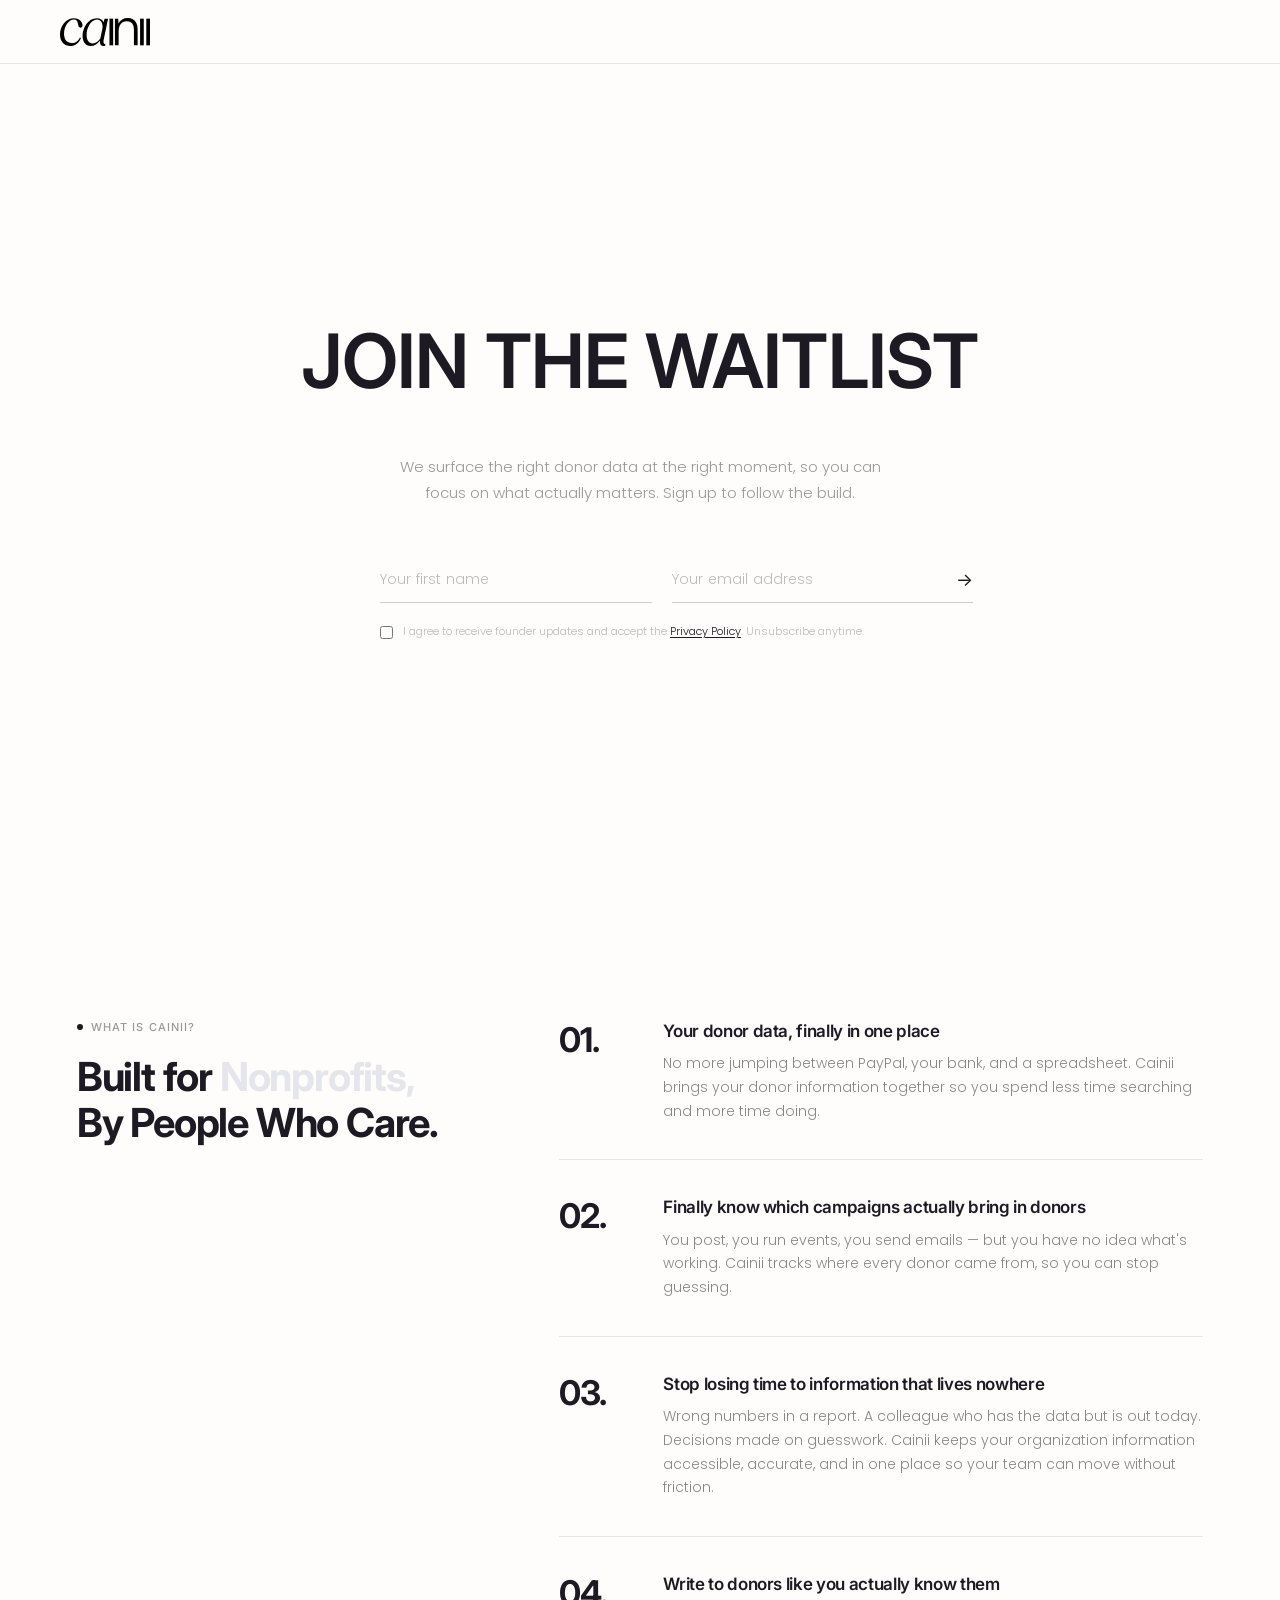
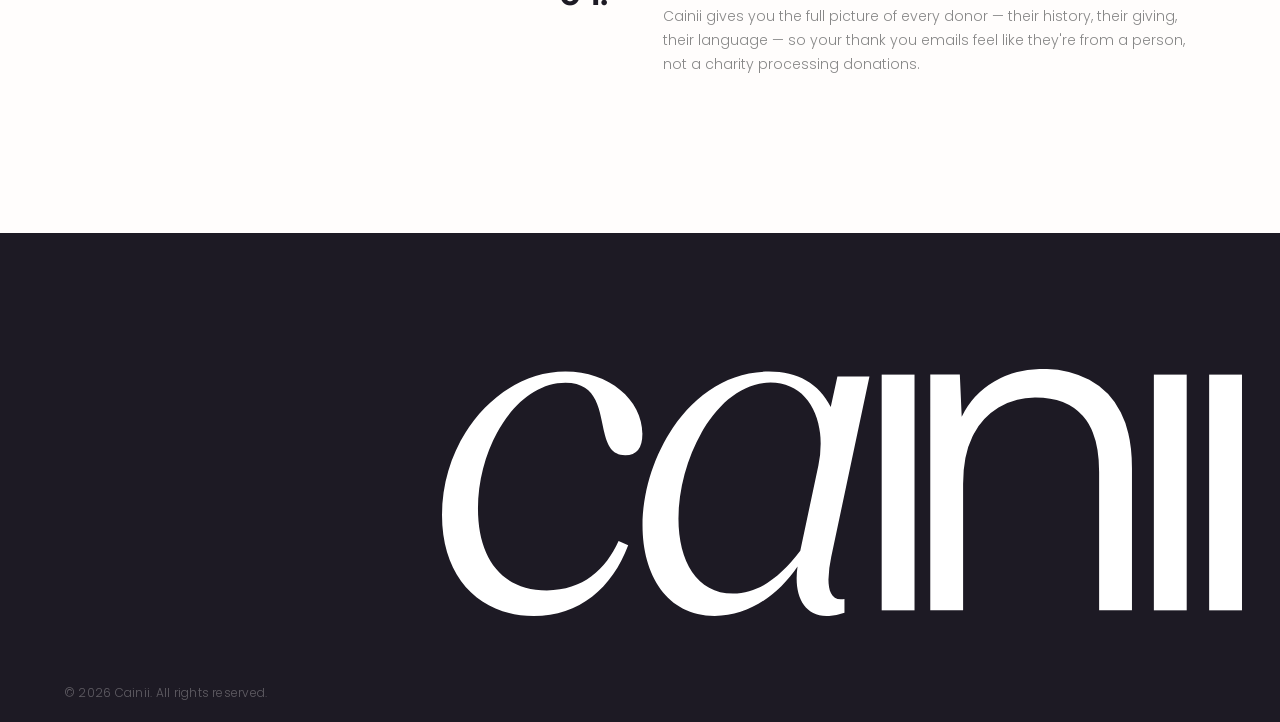
<file: index.html>
<!DOCTYPE html>
<html lang="en">
<head>
  <meta charset="UTF-8" />
  <meta name="viewport" content="width=device-width, initial-scale=1.0" />
  <meta name="description" content="Cainii — the CRM built for NGOs." />
  <title>Cainii — Newsletter</title>

  <link rel="icon" type="image/svg+xml" href="favicon.svg" />

  <!-- Google Fonts -->
  <link rel="preconnect" href="https://fonts.googleapis.com" />
  <link rel="preconnect" href="https://fonts.gstatic.com" crossorigin />
  <link href="https://fonts.googleapis.com/css2?family=Inter:wght@300;400;500;600;700&family=Poppins:wght@300;400;500&display=swap" rel="stylesheet" />

  <!-- CSS -->
  <link rel="stylesheet" href="css/global.css" />
  <link rel="stylesheet" href="css/nav.css" />
  <link rel="stylesheet" href="css/hero.css" />
  <link rel="stylesheet" href="css/work.css" />
  <link rel="stylesheet" href="css/about.css" />
  <link rel="stylesheet" href="css/contact.css" />
  <link rel="stylesheet" href="css/footer.css" />
</head>
<body>

  <!-- ── Navigation ── -->
  <header class="nav">
    <a href="/" class="nav__logo" aria-label="Cainii home">

      <img src="logo.svg" alt="cainii" />
    </a>
  </header>

  <!-- ── Hero ── -->
  <main>
    <section class="hero">
      <div class="hero__inner">

        <h1 class="hero__title">Join the waitlist</h1>

        <p class="hero__sub">
          We surface the right donor data at the right moment,
          so you can focus on what actually matters.
          Sign up to follow the build.
        </p>

        <!-- Mailchimp form -->
     <form
  
  action="https://gmail.us17.list-manage.com/subscribe/post?u=12050a1c43444a8fcd8c79bce&amp;id=4baed7a808&amp;v_id=1&amp;f_id=00232be1f0"
  method="POST"
  target="_blank"
>
       <div class="signup-form-wrap">
  <div class="signup-form">
    <input type="text" name="FNAME" placeholder="Your first name" required />
  </div>
  <div class="signup-form">
    <input type="email" name="EMAIL" placeholder="Your email address" required />
    <div style="position:absolute;left:-5000px" aria-hidden="true">
      <input type="text" name="b_12050a1c43444a8fcd8c79bce_4baed7a808" tabindex="-1" value="" />
    </div>
    <button type="submit"><span>→</span></button>
  </div>
    </div>
  <div class="gdpr-check">
    <label>
      <input type="checkbox" name="gdpr[83011]" value="Y" required />
      <span>
        I agree to receive founder updates and accept the
        <a href="/privacy" target="_blank">Privacy Policy</a>.
        Unsubscribe anytime.
      </span>
    </label>
  </div>
</form>

      </div>
    </section>


  <section class="hiw" id="how-i-work">
    <div class="hiw__container">

      <!-- Left column -->
      <div class="hiw__left">
        <p class="hiw__eyebrow">
          <span class="hiw__dot"></span> WHAT IS CAINII?
        </p>
        <h2 class="hiw__heading">
          Built for <span class="hiw__accent">Nonprofits,</span><br>
          By People Who Care.
        </h2>
      </div>

      <!-- Right column — steps -->
      <ol class="hiw__steps">

        <li class="hiw__step">
          <div class="hiw__step-num">01.</div>
          <div class="hiw__step-body">
            <h3 class="hiw__step-title">Your donor data, finally in one place</h3>
            <p class="hiw__step-text">
No more jumping between PayPal, your bank, and a spreadsheet. Cainii brings your donor information together so you spend less time searching and more time doing.            </p>
          </div>
        </li>

        <li class="hiw__step">
          <div class="hiw__step-num">02.</div>
          <div class="hiw__step-body">
            <h3 class="hiw__step-title">Finally know which campaigns actually bring in donors</h3>
            <p class="hiw__step-text">
              You post, you run events, you send emails — but you have no idea what's working. Cainii tracks where every donor came from, so you can stop guessing.
            </p>
          </div>
        </li>

        <li class="hiw__step">
          <div class="hiw__step-num">03.</div>
          <div class="hiw__step-body">
            <h3 class="hiw__step-title">Stop losing time to information that lives nowhere
</h3>
            <p class="hiw__step-text">
Wrong numbers in a report. A colleague who has the data but is out today. Decisions made on guesswork. Cainii keeps your organization information accessible, accurate, and in one place so your team can move without friction.          </div>
        </li>

        <li class="hiw__step">
          <div class="hiw__step-num">04.</div>
          <div class="hiw__step-body">
            <h3 class="hiw__step-title">Write to donors like you actually know them
</h3>
            <p class="hiw__step-text">
Cainii gives you the full picture of every donor — their history, their giving, their language — so your thank you emails feel like they're from a person, not a charity processing donations.            </p>
          </div>
        </li>

      </ol>

    </div>
  </section>

<!--
  <section class="about" id="about">
    <div class="about__container">


      <div class="about__left">
        <h2 class="about__heading">A Bit About Us</h2>
        <div class="about__photos">
          <div class="about__photo-wrap">
            <img
              src="assets/founder-1.jpg"
              alt="Sunny, founder of Cainii"
              class="about__photo"
            />
          </div>
          <div class="about__photo-wrap about__photo-wrap--offset">
            <img
              src="assets/founder-2.jpg"
              alt="Sunny, founder of Cainii"
              class="about__photo"
            />
          </div>
        </div>
      </div>


      <div class="about__right">
        <p class="about__body">
          I help businesses bring their ideas online with websites
          that are clear, functional, and built to last. As a designer
          and no-code developer, I focus on creating digital spaces
          that are easy to navigate and visually balanced. My goal is
          simple: to strip away the noise and deliver a site that
          speaks directly to your audience.
        </p>
        <a href="#contact" class="about__btn">Hire me →</a>
      </div>

    </div>
  </section>
-->

<!--   <section class="contact" id="contact">
    <div class="contact__container">

 
      <div class="contact__left">
        <h2 class="contact__heading">Contact us</h2>
        <p class="contact__sub">
          If you have questions or need any general
          information, please complete this form to
          request the information you need. It will be an
          honor to help you.
        </p>

      </div>

  
      <form class="contact__form" name="contact" action="#" method="POST">

        <div class="contact__row">
          <div class="contact__field">
            <label for="c-name">Your Name</label>
            <input
              type="text"
              id="c-name"
              name="name"
              placeholder="Your full name"
              required
            />
          </div>
          <div class="contact__field">
            <label for="c-email">Email address</label>
            <input
              type="email"
              id="c-email"
              name="email"
              placeholder="Your email address"
              required
            />
          </div>
        </div>

        <div class="contact__field">
          <label for="c-msg">Message</label>
          <textarea
            id="c-msg"
            name="message"
            placeholder="Write something...."
            rows="7"
            required
          ></textarea>
        </div>

        <button type="submit" class="contact__submit">Send Message</button>

      </form>

    </div>
  </section> -->


  <footer class="footer">

    <!-- Top: tagline + social icons -->
    <div class="footer__top">
  <!--     <p class="footer__tagline">
        Easily adapt to changes and scale your operations with our flexible
        infrastructure, designed to support your business growth.
      </p> -->

   <!--    <div class="footer__social">
        <a href="https://instagram.com/cainii" class="footer__social-btn" aria-label="Instagram" target="_blank" rel="noopener">
          <svg width="16" height="16" viewBox="0 0 24 24" fill="none" stroke="currentColor" stroke-width="1.8" stroke-linecap="round" stroke-linejoin="round" aria-hidden="true">
            <rect x="2" y="2" width="20" height="20" rx="5" ry="5"/>
            <circle cx="12" cy="12" r="4"/>
            <circle cx="17.5" cy="6.5" r="0.5" fill="currentColor" stroke="none"/>
          </svg>
        </a>
        <a href="https://facebook.com/cainii" class="footer__social-btn" aria-label="Facebook" target="_blank" rel="noopener">
          <svg width="16" height="16" viewBox="0 0 24 24" fill="none" stroke="currentColor" stroke-width="1.8" stroke-linecap="round" stroke-linejoin="round" aria-hidden="true">
            <path d="M18 2h-3a5 5 0 0 0-5 5v3H7v4h3v8h4v-8h3l1-4h-4V7a1 1 0 0 1 1-1h3z"/>
          </svg>
        </a>
      </div> -->
    </div>

    <!-- Oversized logo filling the footer -->
    <div class="footer__wordmark">
      <img src="logo.svg" alt="cainii" class="footer__logo-img" />
    </div>

    <!-- Bottom bar -->
    <div class="footer__bottom">
   <!--    <nav class="footer__legal" aria-label="Legal">
        <a href="/terms">Terms</a>
        <a href="/privacy">Privacy</a>
      </nav> -->
      <p class="footer__copy">© 2026 Cainii. All rights reserved.</p>
    </div>

  </footer>

    
  </main>

  <script src="js/main.js" defer></script>

</body>
</html>
</file>
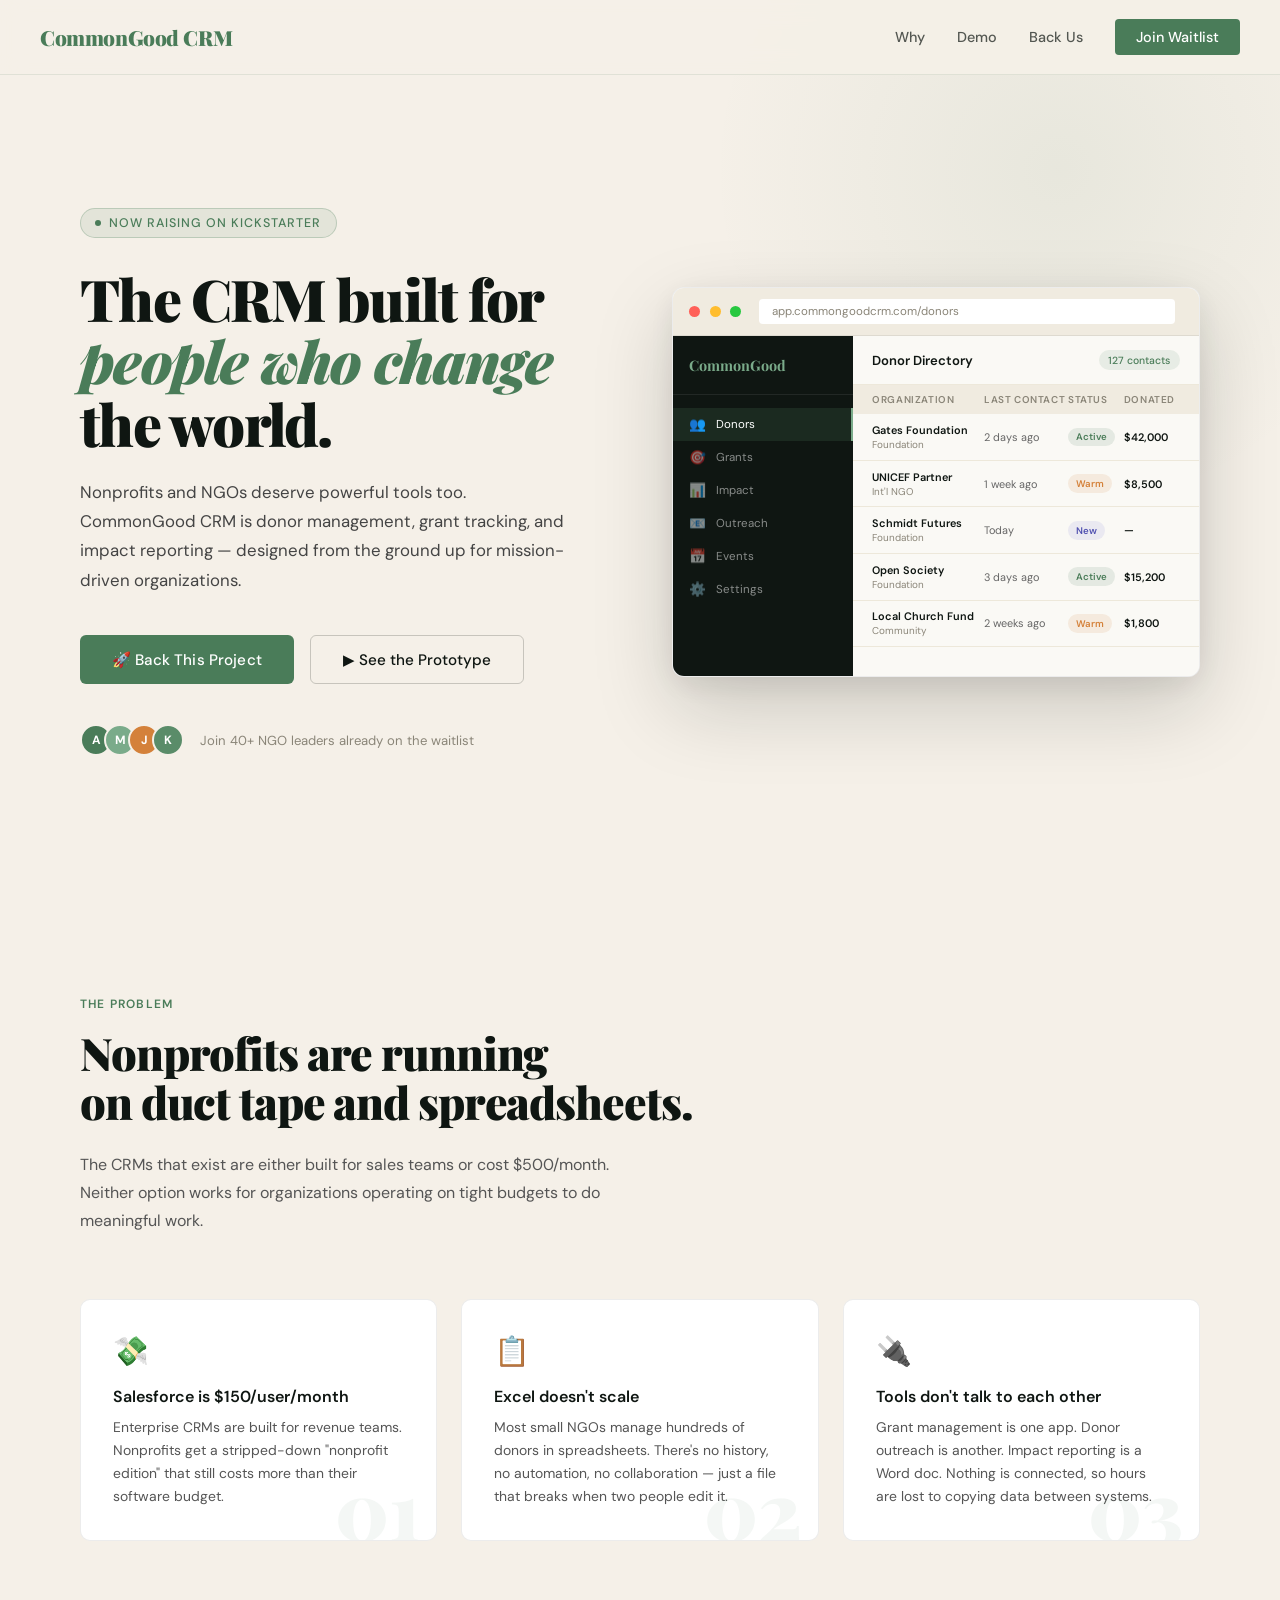
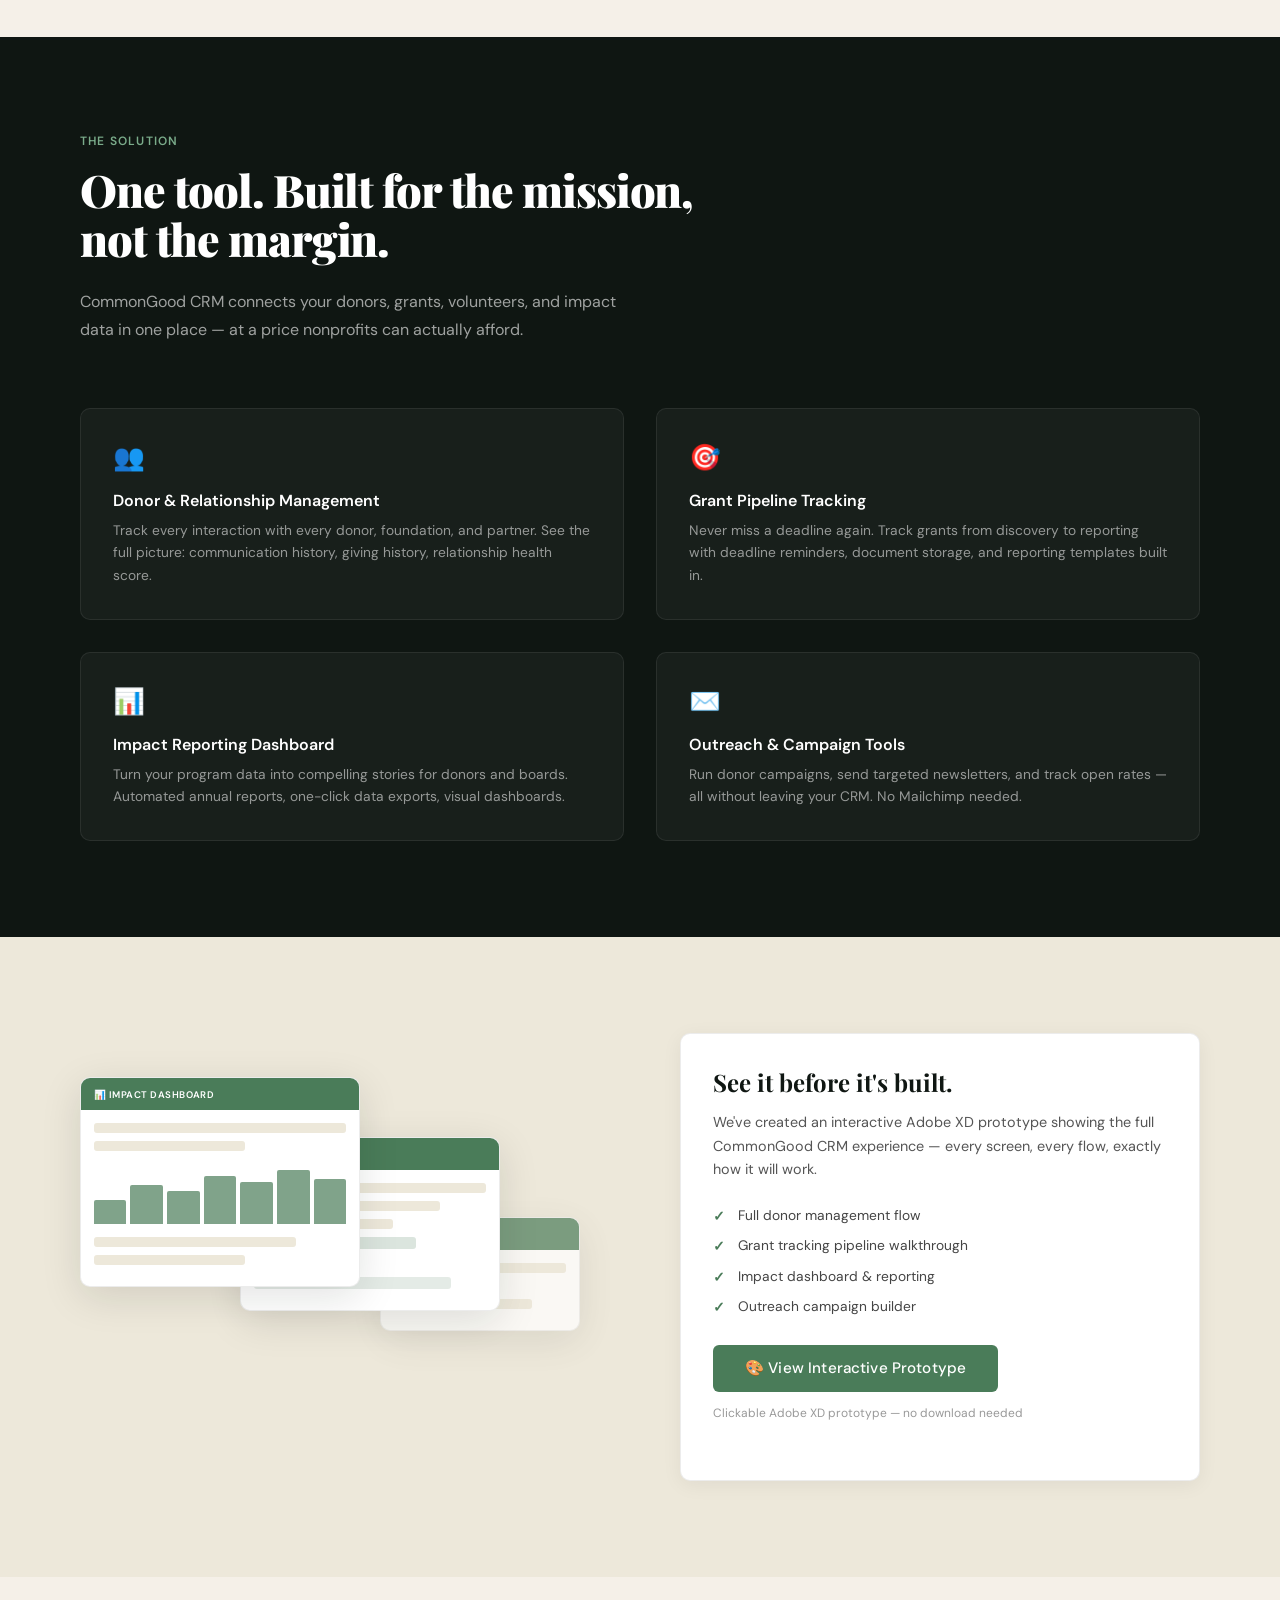
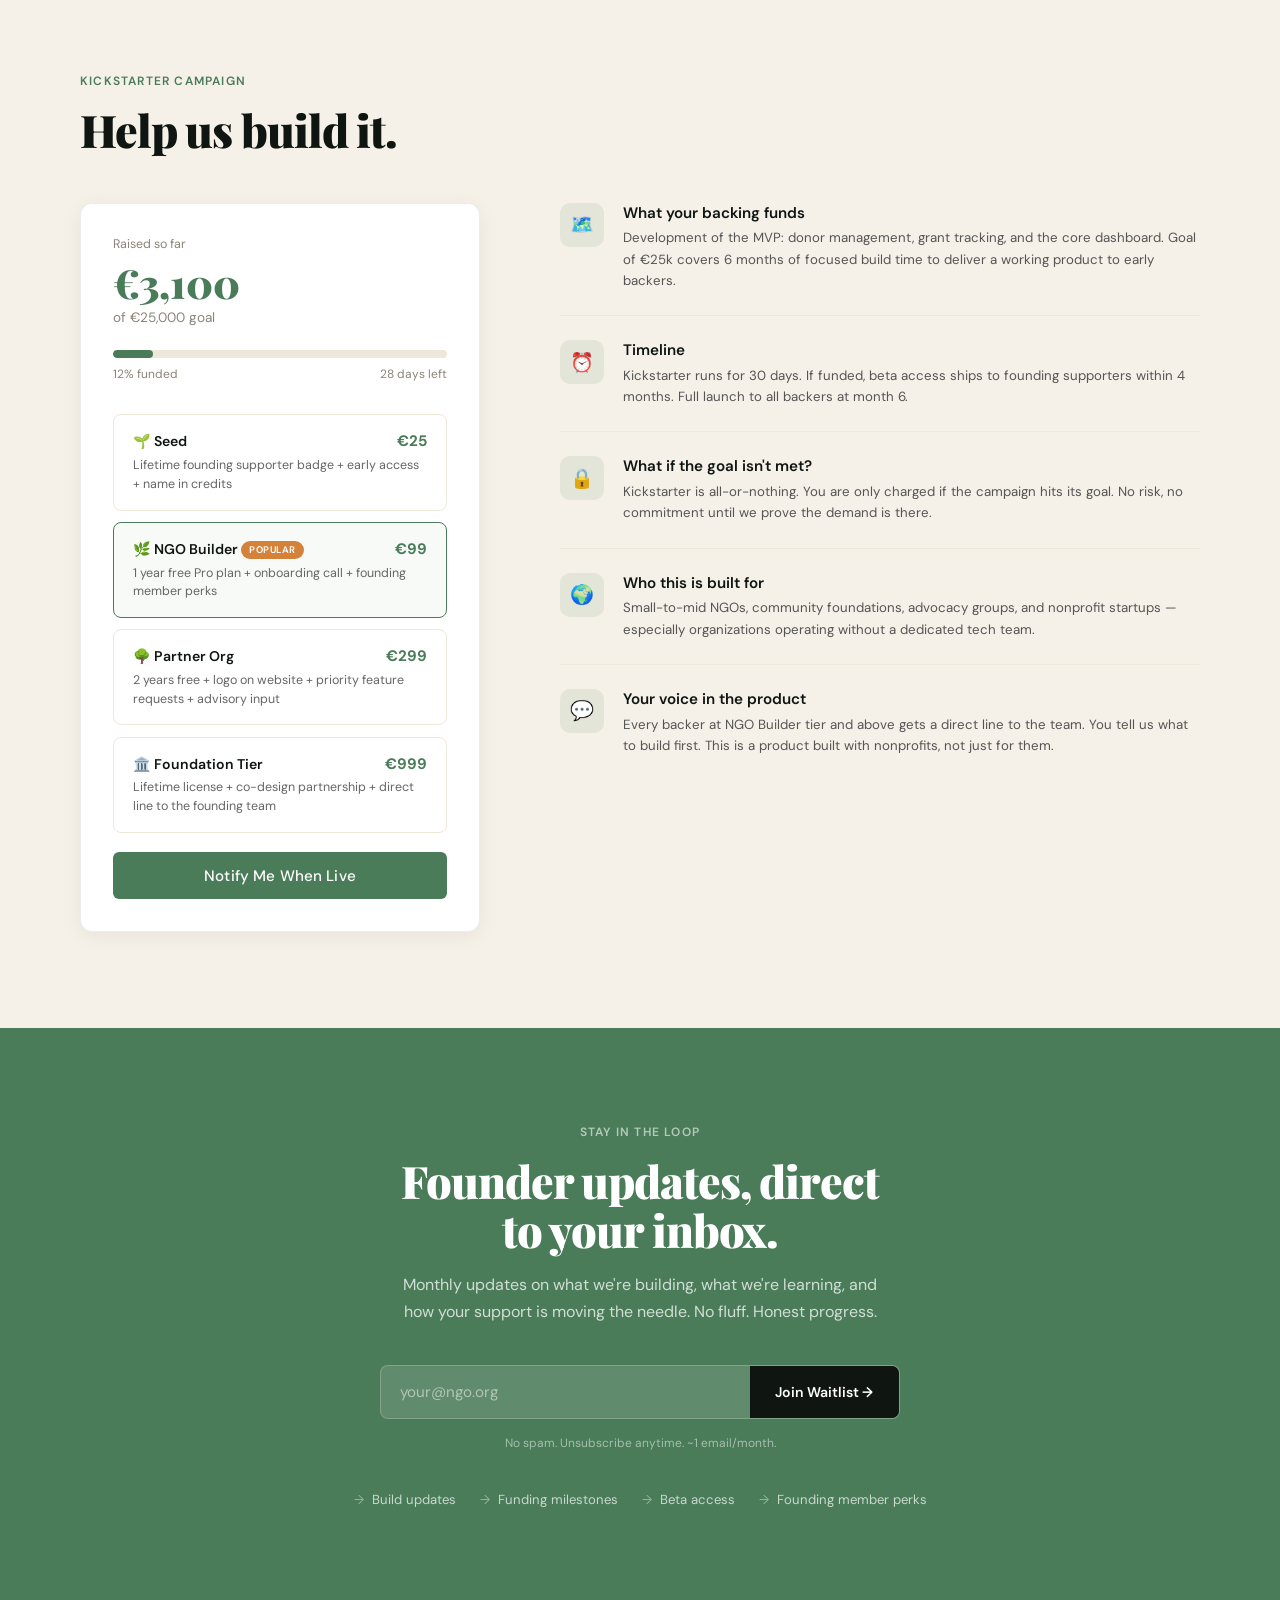
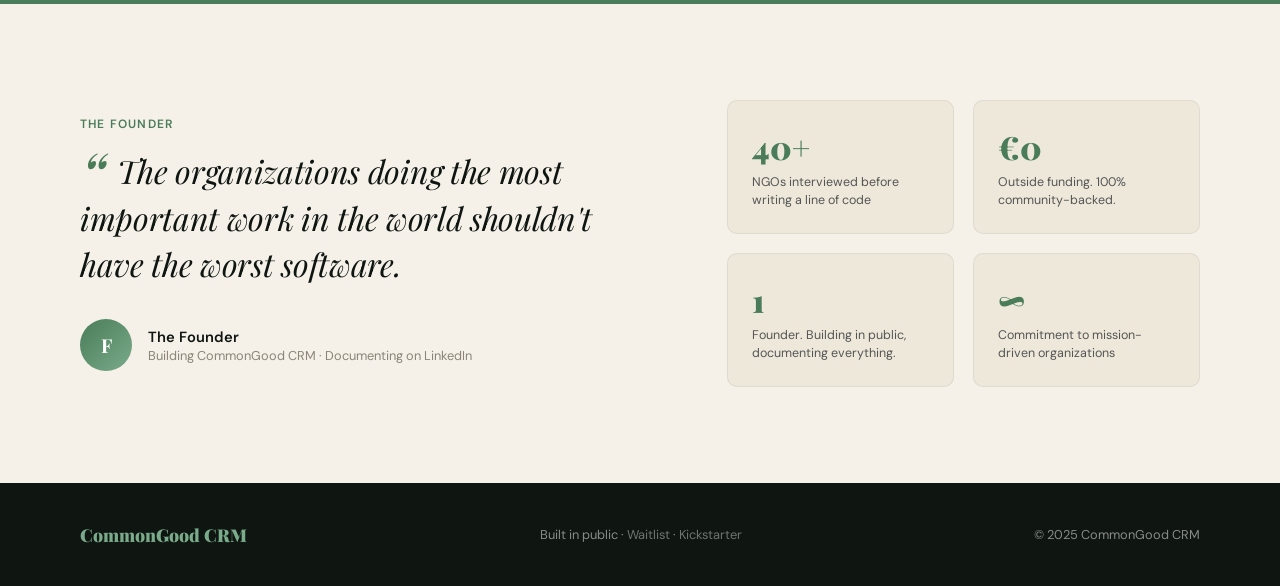
<file: nonprofit-crm-landing.html>
<!DOCTYPE html>
<html lang="en">
<head>
<meta charset="UTF-8" />
<meta name="viewport" content="width=device-width, initial-scale=1.0"/>
<title>CommonGood CRM — Built for Nonprofits, By People Who Care</title>
<link href="https://fonts.googleapis.com/css2?family=Playfair+Display:ital,wght@0,700;0,900;1,700&family=DM+Sans:wght@300;400;500&display=swap" rel="stylesheet"/>
<style>
  *, *::before, *::after { box-sizing: border-box; margin: 0; padding: 0; }

  :root {
    --ink: #0f1612;
    --paper: #f5f0e8;
    --sage: #4a7c59;
    --sage-light: #7aab8a;
    --amber: #d4813a;
    --cream: #ede8da;
    --muted: #8a8578;
    --white: #ffffff;
  }

  html { scroll-behavior: smooth; }

  body {
    font-family: 'DM Sans', sans-serif;
    background: var(--paper);
    color: var(--ink);
    overflow-x: hidden;
  }

  /* ── NAV ── */
  nav {
    position: fixed; top: 0; left: 0; right: 0; z-index: 100;
    display: flex; align-items: center; justify-content: space-between;
    padding: 1.2rem 2.5rem;
    background: rgba(245,240,232,0.92);
    backdrop-filter: blur(12px);
    border-bottom: 1px solid rgba(74,124,89,0.12);
  }
  .nav-logo {
    font-family: 'Playfair Display', serif;
    font-size: 1.3rem; font-weight: 900; color: var(--sage);
    letter-spacing: -0.02em;
  }
  .nav-links { display: flex; gap: 2rem; align-items: center; }
  .nav-links a {
    text-decoration: none; color: var(--ink); font-size: 0.9rem;
    font-weight: 500; opacity: 0.7; transition: opacity 0.2s;
  }
  .nav-links a:hover { opacity: 1; }
  .nav-cta {
    background: var(--sage); color: var(--white) !important;
    padding: 0.55rem 1.3rem; border-radius: 4px;
    opacity: 1 !important; font-weight: 500 !important;
    transition: background 0.2s !important;
  }
  .nav-cta:hover { background: var(--sage-light) !important; }

  /* ── HERO ── */
  .hero {
    min-height: 100vh;
    display: grid; grid-template-columns: 1fr 1fr;
    align-items: center; gap: 4rem;
    padding: 9rem 5rem 5rem;
    position: relative; overflow: hidden;
  }
  .hero::before {
    content: '';
    position: absolute; top: -20%; right: -10%;
    width: 700px; height: 700px;
    background: radial-gradient(circle, rgba(74,124,89,0.08) 0%, transparent 70%);
    border-radius: 50%;
    pointer-events: none;
  }
  .hero-eyebrow {
    display: inline-flex; align-items: center; gap: 0.5rem;
    background: rgba(74,124,89,0.1); border: 1px solid rgba(74,124,89,0.25);
    color: var(--sage); font-size: 0.78rem; font-weight: 500;
    letter-spacing: 0.08em; text-transform: uppercase;
    padding: 0.4rem 0.9rem; border-radius: 100px; margin-bottom: 1.8rem;
  }
  .hero-eyebrow span { width: 6px; height: 6px; background: var(--sage); border-radius: 50%; animation: pulse 2s infinite; }
  @keyframes pulse { 0%,100%{opacity:1;transform:scale(1)} 50%{opacity:0.4;transform:scale(0.8)} }

  .hero-title {
    font-family: 'Playfair Display', serif;
    font-size: clamp(2.8rem, 4.5vw, 4.2rem);
    font-weight: 900; line-height: 1.08;
    letter-spacing: -0.03em; margin-bottom: 1.5rem;
  }
  .hero-title em {
    font-style: italic; color: var(--sage);
  }
  .hero-sub {
    font-size: 1.05rem; line-height: 1.75; color: #444;
    max-width: 500px; margin-bottom: 2.5rem;
  }
  .hero-actions { display: flex; gap: 1rem; flex-wrap: wrap; }
  .btn-primary {
    background: var(--sage); color: var(--white);
    padding: 0.85rem 2rem; border-radius: 6px;
    font-size: 0.95rem; font-weight: 500;
    text-decoration: none; border: none; cursor: pointer;
    transition: all 0.2s; display: inline-flex; align-items: center; gap: 0.5rem;
    letter-spacing: 0.01em;
  }
  .btn-primary:hover { background: var(--sage-light); transform: translateY(-1px); box-shadow: 0 6px 20px rgba(74,124,89,0.3); }
  .btn-secondary {
    background: transparent; color: var(--ink);
    padding: 0.85rem 2rem; border-radius: 6px;
    font-size: 0.95rem; font-weight: 500;
    text-decoration: none; border: 1.5px solid rgba(15,22,18,0.2); cursor: pointer;
    transition: all 0.2s; display: inline-flex; align-items: center; gap: 0.5rem;
  }
  .btn-secondary:hover { border-color: var(--sage); color: var(--sage); }

  .hero-trust {
    margin-top: 2.5rem;
    display: flex; align-items: center; gap: 1rem;
    font-size: 0.82rem; color: var(--muted);
  }
  .trust-avatars { display: flex; }
  .trust-avatars span {
    width: 32px; height: 32px; border-radius: 50%;
    border: 2px solid var(--paper);
    display: flex; align-items: center; justify-content: center;
    font-size: 0.75rem; font-weight: 700; color: white;
    margin-left: -8px;
  }
  .trust-avatars span:first-child { margin-left: 0; }

  /* ── PROTOTYPE MOCKUP ── */
  .hero-visual {
    position: relative;
    animation: floatUp 0.8s ease-out both;
  }
  @keyframes floatUp { from{opacity:0;transform:translateY(30px)} to{opacity:1;transform:translateY(0)} }

  .mockup-browser {
    background: var(--white);
    border-radius: 12px;
    box-shadow: 0 30px 80px rgba(15,22,18,0.18), 0 8px 30px rgba(15,22,18,0.08);
    overflow: hidden;
    border: 1px solid rgba(15,22,18,0.08);
  }
  .mockup-bar {
    background: #f0ebe0; padding: 0.7rem 1rem;
    display: flex; align-items: center; gap: 0.6rem;
    border-bottom: 1px solid rgba(15,22,18,0.08);
  }
  .dot { width: 11px; height: 11px; border-radius: 50%; }
  .dot-r { background: #ff6058; } .dot-y { background: #ffbd2e; } .dot-g { background: #28c840; }
  .url-bar {
    flex: 1; background: var(--white); border-radius: 4px;
    padding: 0.3rem 0.8rem; font-size: 0.72rem; color: var(--muted);
    margin: 0 0.5rem;
  }
  .mockup-content { padding: 0; }

  /* Mini app inside mockup */
  .app-layout { display: grid; grid-template-columns: 180px 1fr; height: 340px; }
  .app-sidebar {
    background: var(--ink); padding: 1.2rem 0;
    display: flex; flex-direction: column;
  }
  .sidebar-brand {
    padding: 0 1rem 1.2rem;
    font-family: 'Playfair Display', serif;
    font-size: 0.9rem; font-weight: 700; color: var(--sage-light);
    border-bottom: 1px solid rgba(255,255,255,0.08);
    margin-bottom: 0.8rem;
  }
  .sidebar-item {
    display: flex; align-items: center; gap: 0.6rem;
    padding: 0.5rem 1rem; font-size: 0.72rem;
    color: rgba(255,255,255,0.5); cursor: pointer; transition: all 0.15s;
    border-radius: 0; position: relative;
  }
  .sidebar-item.active {
    color: white; background: rgba(74,124,89,0.2);
    border-right: 2px solid var(--sage-light);
  }
  .sidebar-item:hover:not(.active) { color: rgba(255,255,255,0.8); background: rgba(255,255,255,0.04); }
  .sidebar-icon { font-size: 0.85rem; }

  .app-main { background: #faf9f5; overflow: hidden; }
  .app-header {
    padding: 0.9rem 1.2rem; border-bottom: 1px solid #ede8da;
    display: flex; justify-content: space-between; align-items: center;
  }
  .app-title { font-size: 0.82rem; font-weight: 600; }
  .app-badge {
    background: rgba(74,124,89,0.1); color: var(--sage);
    font-size: 0.65rem; padding: 0.2rem 0.6rem; border-radius: 100px;
    font-weight: 500;
  }
  .app-table { width: 100%; }
  .table-header {
    display: grid; grid-template-columns: 2fr 1.5fr 1fr 1fr;
    padding: 0.5rem 1.2rem; background: #f0ebe0;
    font-size: 0.62rem; font-weight: 600; color: var(--muted);
    text-transform: uppercase; letter-spacing: 0.06em;
  }
  .table-row {
    display: grid; grid-template-columns: 2fr 1.5fr 1fr 1fr;
    padding: 0.55rem 1.2rem; border-bottom: 1px solid #ede8da;
    font-size: 0.68rem; align-items: center;
    transition: background 0.1s; cursor: pointer;
  }
  .table-row:hover { background: rgba(74,124,89,0.04); }
  .org-name { font-weight: 600; color: var(--ink); }
  .org-type { color: var(--muted); font-size: 0.62rem; margin-top: 1px; }
  .status-pill {
    display: inline-flex; padding: 0.18rem 0.5rem;
    border-radius: 100px; font-size: 0.6rem; font-weight: 600;
  }
  .status-active { background: rgba(74,124,89,0.12); color: var(--sage); }
  .status-warm { background: rgba(212,129,58,0.12); color: var(--amber); }
  .status-new { background: rgba(100,100,200,0.1); color: #5050b0; }
  .donation-amt { font-weight: 600; font-size: 0.68rem; color: var(--ink); }

  /* ── PROBLEM SECTION ── */
  .section { padding: 6rem 5rem; }
  .section-label {
    font-size: 0.75rem; font-weight: 600; letter-spacing: 0.1em;
    text-transform: uppercase; color: var(--sage); margin-bottom: 1rem;
  }
  .section-title {
    font-family: 'Playfair Display', serif;
    font-size: clamp(2rem, 3.5vw, 3rem);
    font-weight: 900; line-height: 1.1; letter-spacing: -0.025em;
    margin-bottom: 1.5rem;
  }

  .problem-grid {
    display: grid; grid-template-columns: repeat(3,1fr); gap: 1.5rem;
    margin-top: 4rem;
  }
  .problem-card {
    background: var(--white);
    border: 1px solid rgba(15,22,18,0.08);
    border-radius: 10px; padding: 2rem;
    position: relative; overflow: hidden;
  }
  .problem-card::after {
    content: attr(data-num);
    position: absolute; bottom: -0.5rem; right: 1rem;
    font-family: 'Playfair Display', serif;
    font-size: 5rem; font-weight: 900; color: rgba(74,124,89,0.06);
    line-height: 1; pointer-events: none;
  }
  .problem-icon { font-size: 1.8rem; margin-bottom: 1rem; }
  .problem-card h3 { font-size: 1rem; font-weight: 600; margin-bottom: 0.6rem; }
  .problem-card p { font-size: 0.87rem; line-height: 1.65; color: #555; }

  /* ── SOLUTION ── */
  .solution-section {
    background: var(--ink); color: var(--white);
    padding: 6rem 5rem;
  }
  .solution-section .section-label { color: var(--sage-light); }
  .solution-section .section-title { color: var(--white); }
  .features-grid {
    display: grid; grid-template-columns: repeat(2,1fr); gap: 2rem; margin-top: 4rem;
  }
  .feature-card {
    background: rgba(255,255,255,0.04);
    border: 1px solid rgba(255,255,255,0.08);
    border-radius: 10px; padding: 2rem;
    transition: all 0.25s;
  }
  .feature-card:hover {
    background: rgba(74,124,89,0.12);
    border-color: rgba(74,124,89,0.3);
    transform: translateY(-2px);
  }
  .feature-icon { font-size: 1.6rem; margin-bottom: 1rem; }
  .feature-card h3 { font-size: 1rem; font-weight: 600; margin-bottom: 0.5rem; }
  .feature-card p { font-size: 0.86rem; line-height: 1.65; color: rgba(255,255,255,0.55); }

  /* ── PROTOTYPE SECTION ── */
  .proto-section { padding: 6rem 5rem; background: var(--cream); }
  .proto-inner {
    display: grid; grid-template-columns: 1fr 1fr;
    gap: 5rem; align-items: center;
  }
  .proto-screens {
    position: relative; height: 400px;
  }
  .proto-screen {
    position: absolute;
    background: var(--white);
    border-radius: 10px;
    box-shadow: 0 10px 40px rgba(15,22,18,0.12);
    overflow: hidden;
    border: 1px solid rgba(15,22,18,0.08);
    cursor: pointer;
    transition: all 0.3s;
  }
  .proto-screen:hover { transform: scale(1.02); z-index: 10; }
  .proto-screen-1 { width: 280px; top: 20px; left: 0; z-index: 3; }
  .proto-screen-2 { width: 260px; top: 80px; left: 160px; z-index: 2; }
  .proto-screen-3 { width: 200px; top: 160px; left: 300px; z-index: 1; opacity: 0.7; }

  .screen-header {
    background: var(--sage); padding: 0.6rem 0.8rem;
    font-size: 0.6rem; font-weight: 600; color: white; letter-spacing: 0.05em;
  }
  .screen-body { padding: 0.8rem; }
  .screen-row {
    height: 10px; background: #ede8da; border-radius: 3px;
    margin-bottom: 0.5rem;
  }
  .screen-row.short { width: 60%; }
  .screen-row.medium { width: 80%; }
  .screen-chart {
    display: flex; align-items: flex-end; gap: 4px;
    height: 60px; margin-top: 0.8rem;
  }
  .chart-bar {
    flex: 1; background: var(--sage); border-radius: 2px 2px 0 0; opacity: 0.7;
    transition: opacity 0.2s;
  }
  .chart-bar:hover { opacity: 1; }

  .proto-cta-box {
    background: white; border-radius: 10px; padding: 2rem;
    border: 1px solid rgba(15,22,18,0.08);
    box-shadow: 0 4px 20px rgba(15,22,18,0.06);
  }
  .proto-cta-box h3 {
    font-family: 'Playfair Display', serif;
    font-size: 1.5rem; font-weight: 700; margin-bottom: 0.8rem;
  }
  .proto-cta-box p { font-size: 0.9rem; color: #555; line-height: 1.65; margin-bottom: 1.5rem; }
  .proto-steps { list-style: none; margin-bottom: 1.8rem; }
  .proto-steps li {
    display: flex; gap: 0.8rem; align-items: flex-start;
    font-size: 0.86rem; margin-bottom: 0.7rem; color: #444;
  }
  .proto-steps li::before {
    content: '✓'; color: var(--sage); font-weight: 700;
    flex-shrink: 0; margin-top: 1px;
  }

  /* ── FUNDING ── */
  .funding-section { padding: 6rem 5rem; }
  .funding-grid { display: grid; grid-template-columns: 1fr 1.6fr; gap: 5rem; align-items: start; margin-top: 3rem; }
  .progress-card {
    background: var(--white); border-radius: 12px; padding: 2rem;
    border: 1px solid rgba(15,22,18,0.08);
    box-shadow: 0 4px 20px rgba(15,22,18,0.06);
    position: sticky; top: 6rem;
  }
  .progress-label { font-size: 0.78rem; color: var(--muted); margin-bottom: 0.3rem; }
  .progress-amount { font-family: 'Playfair Display', serif; font-size: 2.5rem; font-weight: 900; color: var(--sage); }
  .progress-goal { font-size: 0.85rem; color: var(--muted); margin-bottom: 1.5rem; }
  .progress-bar-wrap { background: #ede8da; border-radius: 100px; height: 8px; margin-bottom: 0.5rem; overflow: hidden; }
  .progress-bar-fill { height: 100%; background: var(--sage); border-radius: 100px; width: 12%; transition: width 1s ease; }
  .progress-meta { display: flex; justify-content: space-between; font-size: 0.75rem; color: var(--muted); margin-bottom: 2rem; }
  .tiers { display: flex; flex-direction: column; gap: 0.7rem; }
  .tier {
    border: 1.5px solid #ede8da; border-radius: 8px; padding: 1rem 1.2rem;
    cursor: pointer; transition: all 0.2s;
  }
  .tier:hover, .tier.popular { border-color: var(--sage); background: rgba(74,124,89,0.04); }
  .tier-top { display: flex; justify-content: space-between; align-items: center; margin-bottom: 0.3rem; }
  .tier-name { font-weight: 600; font-size: 0.88rem; }
  .tier-price { font-weight: 700; color: var(--sage); font-size: 0.95rem; }
  .tier-desc { font-size: 0.78rem; color: #666; line-height: 1.5; }
  .tier-badge {
    font-size: 0.6rem; background: var(--amber); color: white;
    padding: 0.15rem 0.5rem; border-radius: 100px; font-weight: 600;
    letter-spacing: 0.05em; text-transform: uppercase;
  }

  .perks-list { display: flex; flex-direction: column; gap: 1.5rem; }
  .perk {
    display: flex; gap: 1.2rem; align-items: flex-start;
    padding-bottom: 1.5rem; border-bottom: 1px solid #ede8da;
  }
  .perk:last-child { border-bottom: none; }
  .perk-icon {
    width: 44px; height: 44px; border-radius: 10px;
    background: rgba(74,124,89,0.1); display: flex; align-items: center;
    justify-content: center; font-size: 1.2rem; flex-shrink: 0;
  }
  .perk h4 { font-size: 0.95rem; font-weight: 600; margin-bottom: 0.3rem; }
  .perk p { font-size: 0.83rem; color: #555; line-height: 1.6; }

  /* ── NEWSLETTER ── */
  .newsletter-section {
    background: var(--sage); color: var(--white);
    padding: 6rem 5rem; text-align: center;
  }
  .newsletter-section .section-label { color: rgba(255,255,255,0.6); }
  .newsletter-section .section-title { color: var(--white); max-width: 700px; margin: 0 auto 1rem; }
  .newsletter-sub { font-size: 1rem; color: rgba(255,255,255,0.75); max-width: 500px; margin: 0 auto 2.5rem; line-height: 1.7; }
  .signup-form {
    display: flex; gap: 0; max-width: 520px; margin: 0 auto;
    background: rgba(255,255,255,0.12); border-radius: 8px;
    border: 1px solid rgba(255,255,255,0.2); overflow: hidden;
  }
  .signup-form input {
    flex: 1; background: transparent; border: none;
    padding: 1rem 1.2rem; color: white; font-size: 0.95rem;
    font-family: 'DM Sans', sans-serif; outline: none;
  }
  .signup-form input::placeholder { color: rgba(255,255,255,0.5); }
  .signup-form button {
    background: var(--ink); color: white; border: none;
    padding: 1rem 1.6rem; font-family: 'DM Sans', sans-serif;
    font-size: 0.88rem; font-weight: 600; cursor: pointer;
    transition: background 0.2s; white-space: nowrap;
  }
  .signup-form button:hover { background: #1a2820; }
  .signup-note { font-size: 0.75rem; color: rgba(255,255,255,0.5); margin-top: 1rem; }

  .update-types {
    display: flex; gap: 1.5rem; justify-content: center; flex-wrap: wrap;
    margin-top: 2.5rem;
  }
  .update-type {
    display: flex; align-items: center; gap: 0.5rem;
    font-size: 0.82rem; color: rgba(255,255,255,0.7);
  }
  .update-type::before { content: '→'; color: rgba(255,255,255,0.4); }

  /* ── FOUNDER ── */
  .founder-section { padding: 6rem 5rem; }
  .founder-inner {
    display: grid; grid-template-columns: 1.2fr 1fr; gap: 5rem; align-items: center;
  }
  blockquote {
    font-family: 'Playfair Display', serif;
    font-size: clamp(1.4rem, 2.5vw, 2rem);
    font-style: italic; line-height: 1.45;
    letter-spacing: -0.01em; color: var(--ink);
    margin-bottom: 2rem;
  }
  blockquote::before { content: '\201C'; color: var(--sage); font-size: 4rem; line-height: 0; vertical-align: -1rem; margin-right: 0.2rem; }
  .founder-sig { display: flex; align-items: center; gap: 1rem; }
  .founder-avatar {
    width: 52px; height: 52px; border-radius: 50%;
    background: linear-gradient(135deg, var(--sage), var(--sage-light));
    display: flex; align-items: center; justify-content: center;
    font-family: 'Playfair Display', serif; font-size: 1.2rem;
    font-weight: 700; color: white;
  }
  .founder-name { font-weight: 600; font-size: 0.92rem; }
  .founder-role { font-size: 0.8rem; color: var(--muted); }

  .founder-stats { display: grid; grid-template-columns: 1fr 1fr; gap: 1.2rem; }
  .stat-box {
    background: var(--cream); border-radius: 10px; padding: 1.5rem;
    border: 1px solid rgba(15,22,18,0.06);
  }
  .stat-num {
    font-family: 'Playfair Display', serif;
    font-size: 2rem; font-weight: 900; color: var(--sage); margin-bottom: 0.3rem;
  }
  .stat-label { font-size: 0.78rem; color: #555; line-height: 1.45; }

  /* ── FOOTER ── */
  footer {
    background: var(--ink); color: rgba(255,255,255,0.5);
    padding: 2.5rem 5rem;
    display: flex; justify-content: space-between; align-items: center;
    font-size: 0.8rem;
  }
  footer a { color: rgba(255,255,255,0.4); text-decoration: none; }
  footer a:hover { color: var(--sage-light); }
  .footer-logo {
    font-family: 'Playfair Display', serif;
    font-size: 1.1rem; font-weight: 900; color: var(--sage-light);
  }

  /* ── SUCCESS TOAST ── */
  .toast {
    position: fixed; bottom: 2rem; right: 2rem; z-index: 999;
    background: var(--sage); color: white;
    padding: 1rem 1.5rem; border-radius: 8px;
    font-size: 0.88rem; font-weight: 500;
    box-shadow: 0 8px 30px rgba(0,0,0,0.2);
    transform: translateY(100px); opacity: 0;
    transition: all 0.4s cubic-bezier(0.34,1.56,0.64,1);
  }
  .toast.show { transform: translateY(0); opacity: 1; }

  /* ── RESPONSIVE ── */
  @media (max-width: 900px) {
    .hero { grid-template-columns: 1fr; padding: 8rem 2rem 3rem; }
    .hero-visual { display: none; }
    .section { padding: 4rem 2rem; }
    .problem-grid { grid-template-columns: 1fr; }
    .features-grid { grid-template-columns: 1fr; }
    .proto-inner { grid-template-columns: 1fr; }
    .proto-screens { display: none; }
    .funding-grid { grid-template-columns: 1fr; }
    .founder-inner { grid-template-columns: 1fr; }
    .solution-section { padding: 4rem 2rem; }
    .newsletter-section { padding: 4rem 2rem; }
    .funding-section { padding: 4rem 2rem; }
    .founder-section { padding: 4rem 2rem; }
    footer { flex-direction: column; gap: 1rem; text-align: center; padding: 2rem; }
    nav { padding: 1rem; }
    .nav-links { gap: 1rem; }
  }
</style>
</head>
<body>

<!-- NAV -->
<nav>
  <div class="nav-logo">CommonGood CRM</div>
  <div class="nav-links">
    <a href="#problem">Why</a>
    <a href="#prototype">Demo</a>
    <a href="#funding">Back Us</a>
    <a href="#newsletter" class="nav-cta">Join Waitlist</a>
  </div>
</nav>

<!-- HERO -->
<section class="hero">
  <div class="hero-copy" style="animation: floatUp 0.6s ease-out both;">
    <div class="hero-eyebrow"><span></span> Now raising on Kickstarter</div>
    <h1 class="hero-title">
      The CRM built for<br/>
      <em>people who change</em><br/>
      the world.
    </h1>
    <p class="hero-sub">
      Nonprofits and NGOs deserve powerful tools too. CommonGood CRM is donor management, grant tracking, and impact reporting — designed from the ground up for mission-driven organizations.
    </p>
    <div class="hero-actions">
      <a href="#funding" class="btn-primary">🚀 Back This Project</a>
      <a href="#prototype" class="btn-secondary">▶ See the Prototype</a>
    </div>
    <div class="hero-trust">
      <div class="trust-avatars">
        <span style="background:#4a7c59">A</span>
        <span style="background:#7aab8a">M</span>
        <span style="background:#d4813a">J</span>
        <span style="background:#5a8c69">K</span>
      </div>
      <span>Join 40+ NGO leaders already on the waitlist</span>
    </div>
  </div>

  <div class="hero-visual">
    <div class="mockup-browser">
      <div class="mockup-bar">
        <div class="dot dot-r"></div>
        <div class="dot dot-y"></div>
        <div class="dot dot-g"></div>
        <div class="url-bar">app.commongoodcrm.com/donors</div>
      </div>
      <div class="mockup-content">
        <div class="app-layout">
          <div class="app-sidebar">
            <div class="sidebar-brand">CommonGood</div>
            <div class="sidebar-item active"><span class="sidebar-icon">👥</span> Donors</div>
            <div class="sidebar-item"><span class="sidebar-icon">🎯</span> Grants</div>
            <div class="sidebar-item"><span class="sidebar-icon">📊</span> Impact</div>
            <div class="sidebar-item"><span class="sidebar-icon">📧</span> Outreach</div>
            <div class="sidebar-item"><span class="sidebar-icon">📅</span> Events</div>
            <div class="sidebar-item"><span class="sidebar-icon">⚙️</span> Settings</div>
          </div>
          <div class="app-main">
            <div class="app-header">
              <span class="app-title">Donor Directory</span>
              <span class="app-badge">127 contacts</span>
            </div>
            <div class="app-table">
              <div class="table-header">
                <span>Organization</span>
                <span>Last Contact</span>
                <span>Status</span>
                <span>Donated</span>
              </div>
              <div class="table-row">
                <div><div class="org-name">Gates Foundation</div><div class="org-type">Foundation</div></div>
                <div style="font-size:0.68rem;color:#666">2 days ago</div>
                <div><span class="status-pill status-active">Active</span></div>
                <div class="donation-amt">$42,000</div>
              </div>
              <div class="table-row">
                <div><div class="org-name">UNICEF Partner</div><div class="org-type">Int'l NGO</div></div>
                <div style="font-size:0.68rem;color:#666">1 week ago</div>
                <div><span class="status-pill status-warm">Warm</span></div>
                <div class="donation-amt">$8,500</div>
              </div>
              <div class="table-row">
                <div><div class="org-name">Schmidt Futures</div><div class="org-type">Foundation</div></div>
                <div style="font-size:0.68rem;color:#666">Today</div>
                <div><span class="status-pill status-new">New</span></div>
                <div class="donation-amt">—</div>
              </div>
              <div class="table-row">
                <div><div class="org-name">Open Society</div><div class="org-type">Foundation</div></div>
                <div style="font-size:0.68rem;color:#666">3 days ago</div>
                <div><span class="status-pill status-active">Active</span></div>
                <div class="donation-amt">$15,200</div>
              </div>
              <div class="table-row">
                <div><div class="org-name">Local Church Fund</div><div class="org-type">Community</div></div>
                <div style="font-size:0.68rem;color:#666">2 weeks ago</div>
                <div><span class="status-pill status-warm">Warm</span></div>
                <div class="donation-amt">$1,800</div>
              </div>
            </div>
          </div>
        </div>
      </div>
    </div>
  </div>
</section>

<!-- PROBLEM -->
<section class="section" id="problem">
  <div class="section-label">The Problem</div>
  <h2 class="section-title">Nonprofits are running<br/>on duct tape and spreadsheets.</h2>
  <p style="font-size:1rem;color:#555;max-width:580px;line-height:1.75">The CRMs that exist are either built for sales teams or cost $500/month. Neither option works for organizations operating on tight budgets to do meaningful work.</p>
  <div class="problem-grid">
    <div class="problem-card" data-num="01">
      <div class="problem-icon">💸</div>
      <h3>Salesforce is $150/user/month</h3>
      <p>Enterprise CRMs are built for revenue teams. Nonprofits get a stripped-down "nonprofit edition" that still costs more than their software budget.</p>
    </div>
    <div class="problem-card" data-num="02">
      <div class="problem-icon">📋</div>
      <h3>Excel doesn't scale</h3>
      <p>Most small NGOs manage hundreds of donors in spreadsheets. There's no history, no automation, no collaboration — just a file that breaks when two people edit it.</p>
    </div>
    <div class="problem-card" data-num="03">
      <div class="problem-icon">🔌</div>
      <h3>Tools don't talk to each other</h3>
      <p>Grant management is one app. Donor outreach is another. Impact reporting is a Word doc. Nothing is connected, so hours are lost to copying data between systems.</p>
    </div>
  </div>
</section>

<!-- SOLUTION -->
<section class="solution-section" id="solution">
  <div class="section-label">The Solution</div>
  <h2 class="section-title" style="max-width:700px">One tool. Built for the mission,<br/>not the margin.</h2>
  <p style="font-size:1rem;color:rgba(255,255,255,0.6);max-width:560px;line-height:1.75;margin-top:1rem">CommonGood CRM connects your donors, grants, volunteers, and impact data in one place — at a price nonprofits can actually afford.</p>
  <div class="features-grid">
    <div class="feature-card">
      <div class="feature-icon">👥</div>
      <h3>Donor & Relationship Management</h3>
      <p>Track every interaction with every donor, foundation, and partner. See the full picture: communication history, giving history, relationship health score.</p>
    </div>
    <div class="feature-card">
      <div class="feature-icon">🎯</div>
      <h3>Grant Pipeline Tracking</h3>
      <p>Never miss a deadline again. Track grants from discovery to reporting with deadline reminders, document storage, and reporting templates built in.</p>
    </div>
    <div class="feature-card">
      <div class="feature-icon">📊</div>
      <h3>Impact Reporting Dashboard</h3>
      <p>Turn your program data into compelling stories for donors and boards. Automated annual reports, one-click data exports, visual dashboards.</p>
    </div>
    <div class="feature-card">
      <div class="feature-icon">✉️</div>
      <h3>Outreach & Campaign Tools</h3>
      <p>Run donor campaigns, send targeted newsletters, and track open rates — all without leaving your CRM. No Mailchimp needed.</p>
    </div>
  </div>
</section>

<!-- PROTOTYPE -->
<section class="proto-section" id="prototype">
  <div class="proto-inner">
    <div class="proto-screens">
      <div class="proto-screen proto-screen-1">
        <div class="screen-header">📊 IMPACT DASHBOARD</div>
        <div class="screen-body">
          <div class="screen-row"></div>
          <div class="screen-row short"></div>
          <div class="screen-chart">
            <div class="chart-bar" style="height:40%"></div>
            <div class="chart-bar" style="height:65%"></div>
            <div class="chart-bar" style="height:55%"></div>
            <div class="chart-bar" style="height:80%"></div>
            <div class="chart-bar" style="height:70%"></div>
            <div class="chart-bar" style="height:90%"></div>
            <div class="chart-bar" style="height:75%"></div>
          </div>
          <div class="screen-row medium" style="margin-top:0.8rem"></div>
          <div class="screen-row short"></div>
        </div>
      </div>
      <div class="proto-screen proto-screen-2">
        <div class="screen-header">🎯 GRANT PIPELINE</div>
        <div class="screen-body">
          <div class="screen-row"></div>
          <div class="screen-row medium"></div>
          <div class="screen-row short"></div>
          <div style="height:12px;background:rgba(74,124,89,0.2);border-radius:3px;margin:0.5rem 0;width:70%"></div>
          <div style="height:12px;background:rgba(212,129,58,0.2);border-radius:3px;margin:0.5rem 0;width:45%"></div>
          <div style="height:12px;background:rgba(74,124,89,0.15);border-radius:3px;margin:0.5rem 0;width:85%"></div>
        </div>
      </div>
      <div class="proto-screen proto-screen-3">
        <div class="screen-header">✉️ OUTREACH</div>
        <div class="screen-body">
          <div class="screen-row"></div>
          <div class="screen-row short"></div>
          <div class="screen-row medium"></div>
        </div>
      </div>
    </div>

    <div class="proto-cta-box">
      <h3>See it before it's built.</h3>
      <p>We've created an interactive Adobe XD prototype showing the full CommonGood CRM experience — every screen, every flow, exactly how it will work.</p>
      <ul class="proto-steps">
        <li>Full donor management flow</li>
        <li>Grant tracking pipeline walkthrough</li>
        <li>Impact dashboard & reporting</li>
        <li>Outreach campaign builder</li>
      </ul>
      <a href="#" class="btn-primary" onclick="showToast('🎨 Adobe prototype coming soon — join the waitlist to get early access!'); return false;">
        🎨 View Interactive Prototype
      </a>
      <p style="font-size:0.75rem;color:#999;margin-top:0.8rem">Clickable Adobe XD prototype — no download needed</p>
    </div>
  </div>
</section>

<!-- FUNDING -->
<section class="funding-section" id="funding">
  <div class="section-label">Kickstarter Campaign</div>
  <h2 class="section-title">Help us build it.</h2>
  <div class="funding-grid">
    <div class="progress-card">
      <div class="progress-label">Raised so far</div>
      <div class="progress-amount" id="raised">€0</div>
      <div class="progress-goal">of €25,000 goal</div>
      <div class="progress-bar-wrap"><div class="progress-bar-fill" id="pbar"></div></div>
      <div class="progress-meta"><span id="pct">0% funded</span><span>28 days left</span></div>
      <div class="tiers">
        <div class="tier" onclick="selectTier(this,'€25')">
          <div class="tier-top"><span class="tier-name">🌱 Seed</span><span class="tier-price">€25</span></div>
          <div class="tier-desc">Lifetime founding supporter badge + early access + name in credits</div>
        </div>
        <div class="tier popular" onclick="selectTier(this,'€99')">
          <div class="tier-top"><span class="tier-name">🌿 NGO Builder <span class="tier-badge">Popular</span></span><span class="tier-price">€99</span></div>
          <div class="tier-desc">1 year free Pro plan + onboarding call + founding member perks</div>
        </div>
        <div class="tier" onclick="selectTier(this,'€299')">
          <div class="tier-top"><span class="tier-name">🌳 Partner Org</span><span class="tier-price">€299</span></div>
          <div class="tier-desc">2 years free + logo on website + priority feature requests + advisory input</div>
        </div>
        <div class="tier" onclick="selectTier(this,'€999')">
          <div class="tier-top"><span class="tier-name">🏛️ Foundation Tier</span><span class="tier-price">€999</span></div>
          <div class="tier-desc">Lifetime license + co-design partnership + direct line to the founding team</div>
        </div>
      </div>
      <a href="#newsletter" class="btn-primary" style="width:100%;justify-content:center;margin-top:1.2rem;text-align:center">
        Notify Me When Live
      </a>
    </div>

    <div class="perks-list">
      <div class="perk">
        <div class="perk-icon">🗺️</div>
        <div>
          <h4>What your backing funds</h4>
          <p>Development of the MVP: donor management, grant tracking, and the core dashboard. Goal of €25k covers 6 months of focused build time to deliver a working product to early backers.</p>
        </div>
      </div>
      <div class="perk">
        <div class="perk-icon">⏰</div>
        <div>
          <h4>Timeline</h4>
          <p>Kickstarter runs for 30 days. If funded, beta access ships to founding supporters within 4 months. Full launch to all backers at month 6.</p>
        </div>
      </div>
      <div class="perk">
        <div class="perk-icon">🔒</div>
        <div>
          <h4>What if the goal isn't met?</h4>
          <p>Kickstarter is all-or-nothing. You are only charged if the campaign hits its goal. No risk, no commitment until we prove the demand is there.</p>
        </div>
      </div>
      <div class="perk">
        <div class="perk-icon">🌍</div>
        <div>
          <h4>Who this is built for</h4>
          <p>Small-to-mid NGOs, community foundations, advocacy groups, and nonprofit startups — especially organizations operating without a dedicated tech team.</p>
        </div>
      </div>
      <div class="perk">
        <div class="perk-icon">💬</div>
        <div>
          <h4>Your voice in the product</h4>
          <p>Every backer at NGO Builder tier and above gets a direct line to the team. You tell us what to build first. This is a product built with nonprofits, not just for them.</p>
        </div>
      </div>
    </div>
  </div>
</section>

<!-- NEWSLETTER -->
<section class="newsletter-section" id="newsletter">
  <div class="section-label">Stay in the Loop</div>
  <h2 class="section-title">Founder updates, direct<br/>to your inbox.</h2>
  <p class="newsletter-sub">Monthly updates on what we're building, what we're learning, and how your support is moving the needle. No fluff. Honest progress.</p>

  <form class="signup-form" onsubmit="handleSignup(event)">
    <input type="email" id="email-input" placeholder="your@ngo.org" required />
    <button type="submit">Join Waitlist →</button>
  </form>
  <p class="signup-note">No spam. Unsubscribe anytime. ~1 email/month.</p>

  <div class="update-types">
    <div class="update-type">Build updates</div>
    <div class="update-type">Funding milestones</div>
    <div class="update-type">Beta access</div>
    <div class="update-type">Founding member perks</div>
  </div>
</section>

<!-- FOUNDER -->
<section class="founder-section">
  <div class="founder-inner">
    <div>
      <div class="section-label">The Founder</div>
      <blockquote>
        The organizations doing the most important work in the world shouldn't have the worst software.
      </blockquote>
      <div class="founder-sig">
        <div class="founder-avatar">F</div>
        <div>
          <div class="founder-name">The Founder</div>
          <div class="founder-role">Building CommonGood CRM · Documenting on LinkedIn</div>
        </div>
      </div>
    </div>
    <div class="founder-stats">
      <div class="stat-box">
        <div class="stat-num">40+</div>
        <div class="stat-label">NGOs interviewed before writing a line of code</div>
      </div>
      <div class="stat-box">
        <div class="stat-num">€0</div>
        <div class="stat-label">Outside funding. 100% community-backed.</div>
      </div>
      <div class="stat-box">
        <div class="stat-num">1</div>
        <div class="stat-label">Founder. Building in public, documenting everything.</div>
      </div>
      <div class="stat-box">
        <div class="stat-num">∞</div>
        <div class="stat-label">Commitment to mission-driven organizations</div>
      </div>
    </div>
  </div>
</section>

<!-- FOOTER -->
<footer>
  <div class="footer-logo">CommonGood CRM</div>
  <div>Built in public · <a href="#newsletter">Waitlist</a> · <a href="#funding">Kickstarter</a></div>
  <div>© 2025 CommonGood CRM</div>
</footer>

<!-- TOAST -->
<div class="toast" id="toast"></div>

<script>
  function showToast(msg) {
    const t = document.getElementById('toast');
    t.textContent = msg;
    t.classList.add('show');
    setTimeout(() => t.classList.remove('show'), 4000);
  }

  function handleSignup(e) {
    e.preventDefault();
    const email = document.getElementById('email-input').value;
    if (email) {
      document.getElementById('email-input').value = '';
      showToast('🎉 You\'re on the list! Founder updates coming soon.');
      // Update count
      const trust = document.querySelector('.hero-trust span');
      if (trust) trust.textContent = 'Join 41+ NGO leaders already on the waitlist';
    }
  }

  function selectTier(el, price) {
    document.querySelectorAll('.tier').forEach(t => t.classList.remove('popular'));
    el.classList.add('popular');
    showToast(`✅ ${price} tier selected — join the waitlist and we'll notify you when Kickstarter launches!`);
  }

  // Animate progress bar on scroll
  const observer = new IntersectionObserver(entries => {
    entries.forEach(entry => {
      if (entry.isIntersecting) {
        document.getElementById('pbar').style.width = '12%';
        document.getElementById('pct').textContent = '12% funded';
        document.getElementById('raised').textContent = '€3,100';
      }
    });
  }, { threshold: 0.3 });

  const pcard = document.querySelector('.progress-card');
  if (pcard) observer.observe(pcard);

  // Staggered entrance for cards
  const cards = document.querySelectorAll('.problem-card, .feature-card');
  const cardObs = new IntersectionObserver(entries => {
    entries.forEach((entry, i) => {
      if (entry.isIntersecting) {
        entry.target.style.animation = `floatUp 0.5s ease-out ${i * 0.1}s both`;
      }
    });
  }, { threshold: 0.1 });
  cards.forEach(c => cardObs.observe(c));
</script>
</body>
</html>
</file>
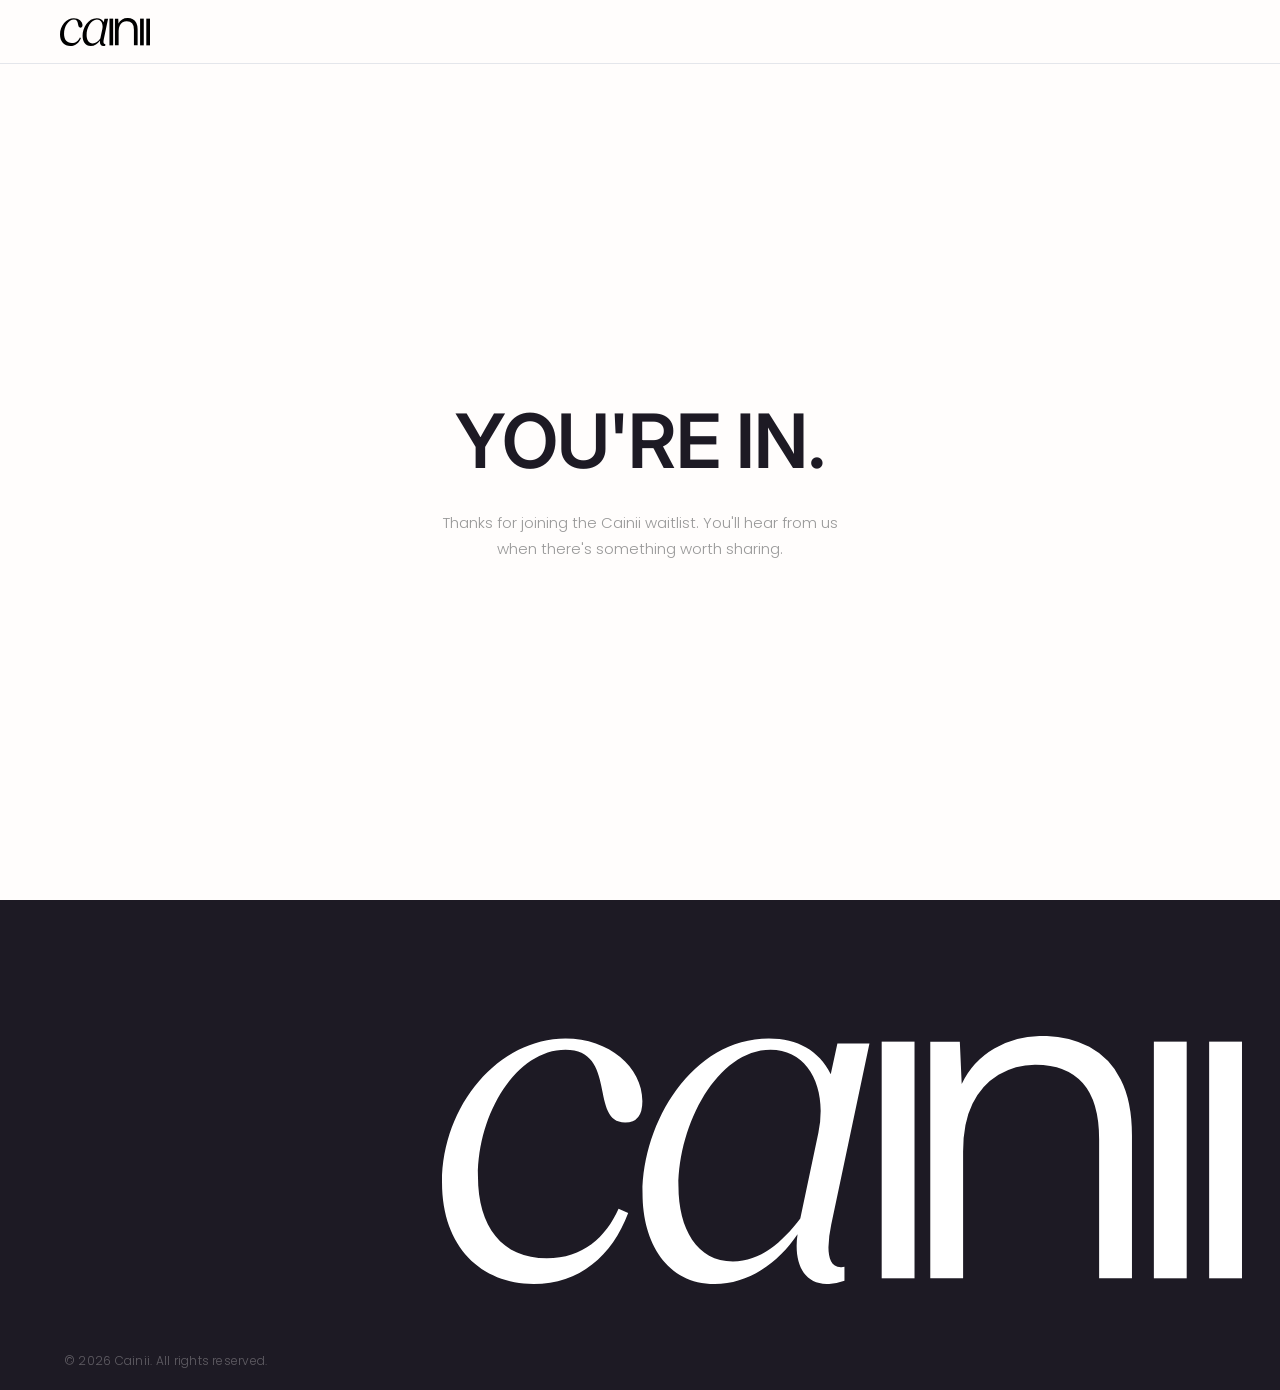
<file: thank-you.html>
<!DOCTYPE html>
<html lang="en">
<head>
  <meta charset="UTF-8" />
  <meta name="viewport" content="width=device-width, initial-scale=1.0" />
  <meta name="description" content="Cainii — Thanks for joining." />
  <title>Cainii — You're in.</title>

  <link rel="icon" type="image/svg+xml" href="favicon.svg" />

  <link rel="preconnect" href="https://fonts.googleapis.com" />
  <link rel="preconnect" href="https://fonts.gstatic.com" crossorigin />
  <link href="https://fonts.googleapis.com/css2?family=Inter:wght@300;400;500;600;700&family=Poppins:wght@300;400;500&display=swap" rel="stylesheet" />

  <link rel="stylesheet" href="css/global.css" />
  <link rel="stylesheet" href="css/nav.css" />
  <link rel="stylesheet" href="css/footer.css" />

  <style>
    .thankyou {
      min-height: 100vh;
      display: flex;
      align-items: center;
      justify-content: center;
      padding-top: 64px;
      padding-inline: clamp(24px, 5vw, 60px);
      text-align: center;
      background: var(--white);
    }

    .thankyou__inner {
      display: flex;
      flex-direction: column;
      align-items: center;
      gap: 0;
    }

    .thankyou__title {
      font-family: var(--font-heading);
      font-size: clamp(43px, 6vw, 75px);
      font-weight: 600;
      letter-spacing: -0.01em;
      line-height: 1;
      color: var(--shadow-dark);
      text-transform: uppercase;
      margin-bottom: clamp(20px, 3vw, 32px);
      opacity: 0;
      transform: translateY(16px);
      animation: fadeUp 0.6s ease forwards 0.1s;
    }

    .thankyou__sub {
      font-family: var(--font-body);
      font-size: clamp(13px, 1.4vw, 15px);
      font-weight: 300;
      color: #999;
      line-height: 1.7;
      max-width: 400px;
      opacity: 0;
      transform: translateY(16px);
      animation: fadeUp 0.6s ease forwards 0.25s;
    }

    @keyframes fadeUp {
      to {
        opacity: 1;
        transform: translateY(0);
      }
    }
  </style>
</head>
<body>

  <header class="nav">
    <a href="/" class="nav__logo" aria-label="Cainii home">
      <img src="logo.svg" alt="cainii" />
    </a>
  </header>

  <main>
    <section class="thankyou">
      <div class="thankyou__inner">
        <h1 class="thankyou__title">You're in.</h1>
        <p class="thankyou__sub">Thanks for joining the Cainii waitlist. You'll hear from us when there's something worth sharing.</p>
      </div>
    </section>

    <footer class="footer">
      <div class="footer__top"></div>
      <div class="footer__wordmark">
        <img src="logo.svg" alt="cainii" class="footer__logo-img" />
      </div>
      <div class="footer__bottom">
        <p class="footer__copy">© 2026 Cainii. All rights reserved.</p>
      </div>
    </footer>
  </main>

</body>
</html>
</file>
<file: css/global.css>
/* ─────────────────────────────────────────
   Cainii — Global
   ───────────────────────────────────────── */

:root {
  --white:       #FFFDFC;
  --platinum-1:  #F2F2F4;
  --platinum-2:  #E4E6EB;
  --shadow-dark: #1D1A24;
  --shadow-mid:  #262533;

  --font-heading: 'Inter', sans-serif;
  --font-body:    'Poppins', sans-serif;
}

*, *::before, *::after {
  box-sizing: border-box;
  margin: 0;
  padding: 0;
}

body {
  font-family: var(--font-body);
  background: var(--white);
  color: var(--shadow-dark);
  -webkit-font-smoothing: antialiased;
}
</file>
<file: css/nav.css>
/* ─────────────────────────────────────────
   Navigation
   ───────────────────────────────────────── */

.nav {
  position: fixed;
  top: 0;
  left: 0;
  right: 0;
  z-index: 10;
  background: var(--white);
  border-bottom: 1px solid var(--platinum-2);
  height: 64px;
  display: flex;
  align-items: center;
  padding-inline: clamp(24px, 5vw, 60px);
}

.nav__logo {
  display: block;
  line-height: 1;
}

.nav__logo img {
  display: block;
  height: 28px;
  width: auto;
}

/* Fallback text logo if no SVG */
.nav__logo-text {
  font-family: var(--font-heading);
  font-size: 22px;
  font-weight: 400;
  letter-spacing: -0.04em;
  color: var(--shadow-dark);
  font-style: italic;
}
</file>
<file: css/hero.css>
/* ─────────────────────────────────────────
   Hero — Newsletter
   ───────────────────────────────────────── */

.hero {
  min-height: 100vh;
  display: flex;
  align-items: center;
  justify-content: center;
  padding-top: 64px; /* nav height */
  padding-inline: clamp(24px, 5vw, 60px);
  text-align: center;
  background: var(--white);
}

.hero__inner {
  width: 100%;
  max-width: 1000px;
  display: flex;
  flex-direction: column;
  align-items: center;
  gap: 0;
}

/* "NEWSLETTER" */
.hero__title {
  font-family: var(--font-heading);
  font-size: clamp(43px, 6vw, 75px);
  font-weight: 600;
  letter-spacing: -0.01em;
  line-height: 1;
  color: var(--shadow-dark);
  margin-bottom: clamp(32px, 5vw, 56px);
   text-transform: uppercase;
}

/* Subtitle */
.hero__sub {
  font-family: var(--font-body);
  font-size: clamp(13px, 1.4vw, 15px);
  font-weight: 300;
  color: #999;
  line-height: 1.7;
  max-width: 520px;
  margin-bottom: clamp(40px, 6vw, 64px);
}

/* ── Mailchimp Form ── */
.signup-form-wrap {
  width: 100%;
  max-width: 520px;
  display: flex;
  flex-direction: row;
  align-items: stretch;
  gap: 20px;
}


.signup-form {
  position: relative;
  width: 100%;
  display: flex;
  align-items: center;
  border-bottom: 1px solid #ccc;
  padding-bottom: 12px;
  gap: 12px;
}



.signup-form button {
  background: none;
  border: none;
  cursor: pointer;
  padding: 0;
  display: flex;
  align-items: center;
  color: var(--shadow-dark);
  transition: transform 0.2s ease;
  flex-shrink: 0;
}

.signup-form button:hover {
  transform: translateX(4px);
}

.signup-form input[type="text"] {
  flex: 1;
  background: transparent;
  border: none;
  outline: none;
  font-family: var(--font-body);
  font-size: 14px;
  font-weight: 300;
  color: var(--shadow-dark);
  letter-spacing: 0.01em;
}

.signup-form input[type="email"] {
  flex: 1;
  background: transparent;
  border: none;
  outline: none;
  font-family: var(--font-body);
  font-size: 14px;
  font-weight: 300;
  color: var(--shadow-dark);
  letter-spacing: 0.01em;
}

.signup-form input[type="text"]::placeholder,
.signup-form input[type="email"]::placeholder {
  color: #bbb;
  font-weight: 300;
}

/* Arrow — match screenshot exactly */
.signup-form button::after {
  content: '→';
  font-size: 18px;
  font-family: var(--font-heading);
  font-weight: 400;
  line-height: 1;
}

/* Hide any text inside button (arrow is CSS) */
.signup-form button span {
  display: none;
}

/* GDPR */
.gdpr-check {
  width: 100%;
   max-width: 520px;
   margin-top: 20px;
}

.gdpr-check label {
  display: flex;
  align-items: flex-start;
  gap: 10px;
  cursor: pointer;
  text-align: left;
}

.gdpr-check input[type="checkbox"] {
  margin-top: 3px;
  width: 13px;
  height: 13px;
  accent-color: var(--shadow-dark);
  flex-shrink: 0;
  cursor: pointer;
}

.gdpr-check span {
  font-family: var(--font-body);
  font-size: 11px;
  font-weight: 300;
  color: #bbb;
  line-height: 1.6;
}

.gdpr-check a {
  color: var(--shadow-dark);
  text-decoration: underline;
  text-underline-offset: 2px;
}

/* ── Responsive ── */
@media (max-width: 480px) {
  .hero__title {
    font-size: clamp(36px, 14vw, 60px);
  }
}
</file>
<file: css/work.css>
/* ─────────────────────────────────────────
   How I Work
   ───────────────────────────────────────── */

.hiw {
  background: var(--white);
  padding-block: clamp(64px, 10vw, 120px);
  padding-inline: clamp(24px, 6vw, 80px);
}

.hiw__container {
  max-width: 1200px;
  margin-inline: auto;
  display: grid;
  grid-template-columns: 1fr 1.6fr;
  gap: 0 80px;
  align-items: start;
}

/* ── Left ── */
.hiw__eyebrow {
  font-family: var(--font-heading);
  font-size: 11px;
  font-weight: 500;
  letter-spacing: 0.1em;
  color: #999;
  display: flex;
  align-items: center;
  gap: 8px;
  margin-bottom: 20px;
  text-transform: uppercase;
}

.hiw__dot {
  display: inline-block;
  width: 6px;
  height: 6px;
  border-radius: 50%;
  background: var(--shadow-dark);
  flex-shrink: 0;
}

.hiw__heading {
  font-family: var(--font-heading);
  font-size: clamp(26px, 3.2vw, 40px);
  font-weight: 700;
  letter-spacing: -0.03em;
  line-height: 1.15;
  color: var(--shadow-dark);
}

.hiw__accent {
  color: var(--platinum-2);
  font-weight: 700;
}

/* ── Right — Steps ── */
.hiw__steps {
  list-style: none;
}

.hiw__step {
  display: grid;
  grid-template-columns: 80px 1fr;
  gap: 0 24px;
  align-items: start;
  padding-block: 36px;
  border-bottom: 1px solid var(--platinum-2);
}

.hiw__step:first-child {
  padding-top: 0;
}

.hiw__step:last-child {
  border-bottom: none;
}

.hiw__step-num {
  font-family: var(--font-heading);
  font-size: clamp(22px, 2.8vw, 34px);
  font-weight: 700;
  letter-spacing: -0.03em;
  color: var(--shadow-dark);
  line-height: 1;
  padding-top: 3px;
}

.hiw__step-title {
  font-family: var(--font-heading);
  font-size: clamp(14px, 1.4vw, 17px);
  font-weight: 600;
  letter-spacing: -0.02em;
  color: var(--shadow-dark);
  margin-bottom: 10px;
  line-height: 1.3;
}

.hiw__step-text {
  font-family: var(--font-body);
  font-size: clamp(13px, 1.1vw, 14px);
  font-weight: 300;
  color: #888;
  line-height: 1.7;
}

/* ── Responsive ── */
@media (max-width: 760px) {
  .hiw__container {
    grid-template-columns: 1fr;
    gap: 48px 0;
  }

  .hiw__step {
    grid-template-columns: 56px 1fr;
    gap: 0 16px;
    padding-block: 28px;
  }
}
</file>
<file: css/about.css>
/* ─────────────────────────────────────────
   About
   ───────────────────────────────────────── */

.about {
  background: var(--white);
  padding-block: clamp(64px, 10vw, 120px);
  padding-inline: clamp(24px, 6vw, 80px);
}

.about__container {
  max-width: 1200px;
  margin-inline: auto;
  display: grid;
  grid-template-columns: 1.1fr 1fr;
  gap: 0 80px;
  align-items: start;
}

/* ── Left ── */
.about__heading {
  font-family: var(--font-heading);
  font-size: clamp(32px, 4.5vw, 56px);
  font-weight: 800;
  letter-spacing: -0.04em;
  line-height: 1.05;
  color: var(--shadow-dark);
  margin-bottom: clamp(28px, 4vw, 44px);
}

/* Two photos side by side */
.about__photos {
  display: grid;
  grid-template-columns: 1fr 1fr;
  gap: 16px;
  align-items: start;
}

.about__photo-wrap {
  border-radius: 18px;
  overflow: hidden;
  background: var(--platinum-1);
}

/* Second photo sits slightly lower — matches screenshot */
.about__photo-wrap--offset {
  margin-top: 24px;
}

.about__photo {
  display: block;
  width: 100%;
  aspect-ratio: 3 / 4;
  object-fit: cover;
  object-position: top center;
  transition: transform 0.5s ease;
}

.about__photo-wrap:hover .about__photo {
  transform: scale(1.03);
}

/* ── Right ── */
.about__right {
  padding-top: 12px;
  display: flex;
  flex-direction: column;
  align-items: flex-start;
  gap: 32px;
}

.about__body {
  font-family: var(--font-heading);
  font-size: clamp(16px, 1.8vw, 18px);
  font-weight: 500;
  letter-spacing: -0.025em;
  line-height: 1.55;
  color: var(--shadow-dark);
}

/* Pill button — dark, rounded, matches screenshot */
.about__btn {
  display: inline-flex;
  align-items: center;
  gap: 8px;
  background: var(--shadow-dark);
  color: var(--white);
  font-family: var(--font-body);
  font-size: 13px;
  font-weight: 400;
  letter-spacing: 0.01em;
  padding: 12px 24px;
  border-radius: 999px;
  text-decoration: none;
  transition: opacity 0.2s ease, transform 0.2s ease;
}

.about__btn:hover {
  opacity: 0.8;
  transform: translateX(2px);
}

/* ── Responsive ── */
@media (max-width: 860px) {
  .about__container {
    grid-template-columns: 1fr;
    gap: 48px 0;
  }

  .about__photos {
    max-width: 480px;
  }
}

@media (max-width: 480px) {
  .about__photo-wrap--offset {
    margin-top: 16px;
  }
}
</file>
<file: css/contact.css>
/* ─────────────────────────────────────────
   Contact
   ───────────────────────────────────────── */

.contact {
  background: var(--white);
  padding-block: clamp(64px, 10vw, 120px);
  padding-inline: clamp(24px, 6vw, 80px);
}

.contact__container {
  max-width: 1200px;
  margin-inline: auto;
  display: grid;
  grid-template-columns: 1fr 1.3fr;
  gap: 0 60px;
  align-items: start;
}

/* ── Left ── */
.contact__heading {
  font-family: var(--font-heading);
  font-size: clamp(40px, 6.5vw, 88px);
  font-weight: 800;
  letter-spacing: -0.04em;
  line-height: 1;
  color: var(--shadow-dark);
  margin-bottom: clamp(32px, 5vw, 64px);
}

.contact__sub {
  font-family: var(--font-body);
  font-size: clamp(14px, 1.4vw, 17px);
  font-weight: 300;
  color: #555;
  line-height: 1.65;
  margin-bottom: 40px;
}

/* Horizontal rule below the sub text — visible in screenshot */
.contact__rule {
  width: 100%;
  height: 1px;
  background: var(--platinum-2);
}

/* ── Right — Form ── */
.contact__form {
  display: flex;
  flex-direction: column;
  gap: 20px;
}

/* Name + Email side by side */
.contact__row {
  display: grid;
  grid-template-columns: 1fr 1fr;
  gap: 16px;
}

/* Field wrapper */
.contact__field {
  display: flex;
  flex-direction: column;
  gap: 8px;
}

.contact__field label {
  font-family: var(--font-body);
  font-size: 12px;
  font-weight: 400;
  color: #888;
  letter-spacing: 0.01em;
}

/* Inputs & textarea — platinum fill, rounded, no border */
.contact__field input,
.contact__field textarea {
  background: var(--platinum-1);
  border: none;
  border-radius: 10px;
  padding: 16px 18px;
  font-family: var(--font-body);
  font-size: 14px;
  font-weight: 300;
  color: var(--shadow-dark);
  outline: none;
  transition: background 0.2s ease;
  resize: none;
  width: 100%;
  appearance: none;
}

.contact__field input::placeholder,
.contact__field textarea::placeholder {
  color: #bbb;
}

.contact__field input:focus,
.contact__field textarea:focus {
  background: var(--platinum-2);
}

/* ── Submit button — full-width dark rounded pill ── */
.contact__submit {
  width: 100%;
  background: var(--shadow-dark);
  color: var(--white);
  border: none;
  border-radius: 12px;
  padding: 20px 28px;
  font-family: var(--font-body);
  font-size: 15px;
  font-weight: 400;
  letter-spacing: 0.01em;
  cursor: pointer;
  transition: opacity 0.2s ease;
  margin-top: 4px;
}

.contact__submit:hover {
  opacity: 0.82;
}

.contact__submit:active {
  opacity: 0.65;
}

/* ── Responsive ── */
@media (max-width: 860px) {
  .contact__container {
    grid-template-columns: 1fr;
    gap: 48px 0;
  }
}

@media (max-width: 540px) {
  .contact__row {
    grid-template-columns: 1fr;
  }
}
</file>
<file: css/footer.css>
/* ─────────────────────────────────────────
   Footer
   ───────────────────────────────────────── */

.footer {
  background: var(--shadow-dark);
  color: var(--white);
  overflow: hidden;
  display: flex;
  flex-direction: column;
}

/* ── Top: tagline + social ── */
.footer__top {
  padding: clamp(40px, 6vw, 72px) clamp(24px, 5vw, 64px) 0;
  display: flex;
  flex-direction: column;
  gap: 40px;
}

.footer__tagline {
  font-family: var(--font-body);
  font-size: clamp(12px, 1.1vw, 14px);
  font-weight: 300;
  color: rgba(255, 253, 252, 0.35);
  line-height: 1.65;
  max-width: 400px;
}

/* Social icon buttons — dark circle bg matching screenshot */
.footer__social {
  display: flex;
  gap: 10px;
}

.footer__social-btn {
  display: flex;
  align-items: center;
  justify-content: center;
  width: 36px;
  height: 36px;
  border-radius: 50%;
  background: rgba(255, 253, 252, 0.1);
  color: rgba(255, 253, 252, 0.7);
  text-decoration: none;
  transition: background 0.2s ease, color 0.2s ease;
  flex-shrink: 0;
}

.footer__social-btn:hover {
  background: rgba(255, 253, 252, 0.2);
  color: var(--white);
}

/* ── Oversized wordmark logo ── */
.footer__wordmark {
  padding-inline: clamp(24px, 5vw, 64px);
  /* Push logo to right half — matches screenshot positioning */
  display: flex;
  justify-content: flex-end;
  margin-top: clamp(32px, 6vw, 64px);
  overflow: hidden;
}

.footer__logo-img {
  /* Fill the full width of the footer visually — bleed to right edge */
  width: clamp(480px, 75vw, 800px);
  height: auto;
  /* Invert to white on dark background */
  filter: invert(1) brightness(10);
  display: block;
  /* Slight overflow to right, cropped by footer overflow:hidden */
  margin-right: -2vw;
}

/* ── Bottom bar ── */
.footer__bottom {
  padding: 20px clamp(24px, 5vw, 64px);
  margin-top: clamp(24px, 4vw, 48px);
  display: flex;
  align-items: center;
  justify-content: space-between;
  gap: 16px;
  flex-wrap: wrap;
}

.footer__legal {
  display: flex;
  gap: 24px;
}

.footer__legal a {
  font-family: var(--font-body);
  font-size: 12px;
  font-weight: 300;
  color: rgba(255, 253, 252, 0.4);
  text-decoration: none;
  letter-spacing: 0.02em;
  transition: color 0.2s;
}

.footer__legal a:hover {
  color: var(--white);
}

.footer__copy {
  font-family: var(--font-body);
  font-size: 12px;
  font-weight: 300;
  color: rgba(255, 253, 252, 0.3);
  letter-spacing: 0.02em;
}

/* ── Responsive ── */
@media (max-width: 600px) {
  .footer__logo-img {
    width: 100vw;
    margin-right: 0;
  }

  .footer__bottom {
    flex-direction: column;
    align-items: flex-start;
    gap: 12px;
  }
}
</file>
